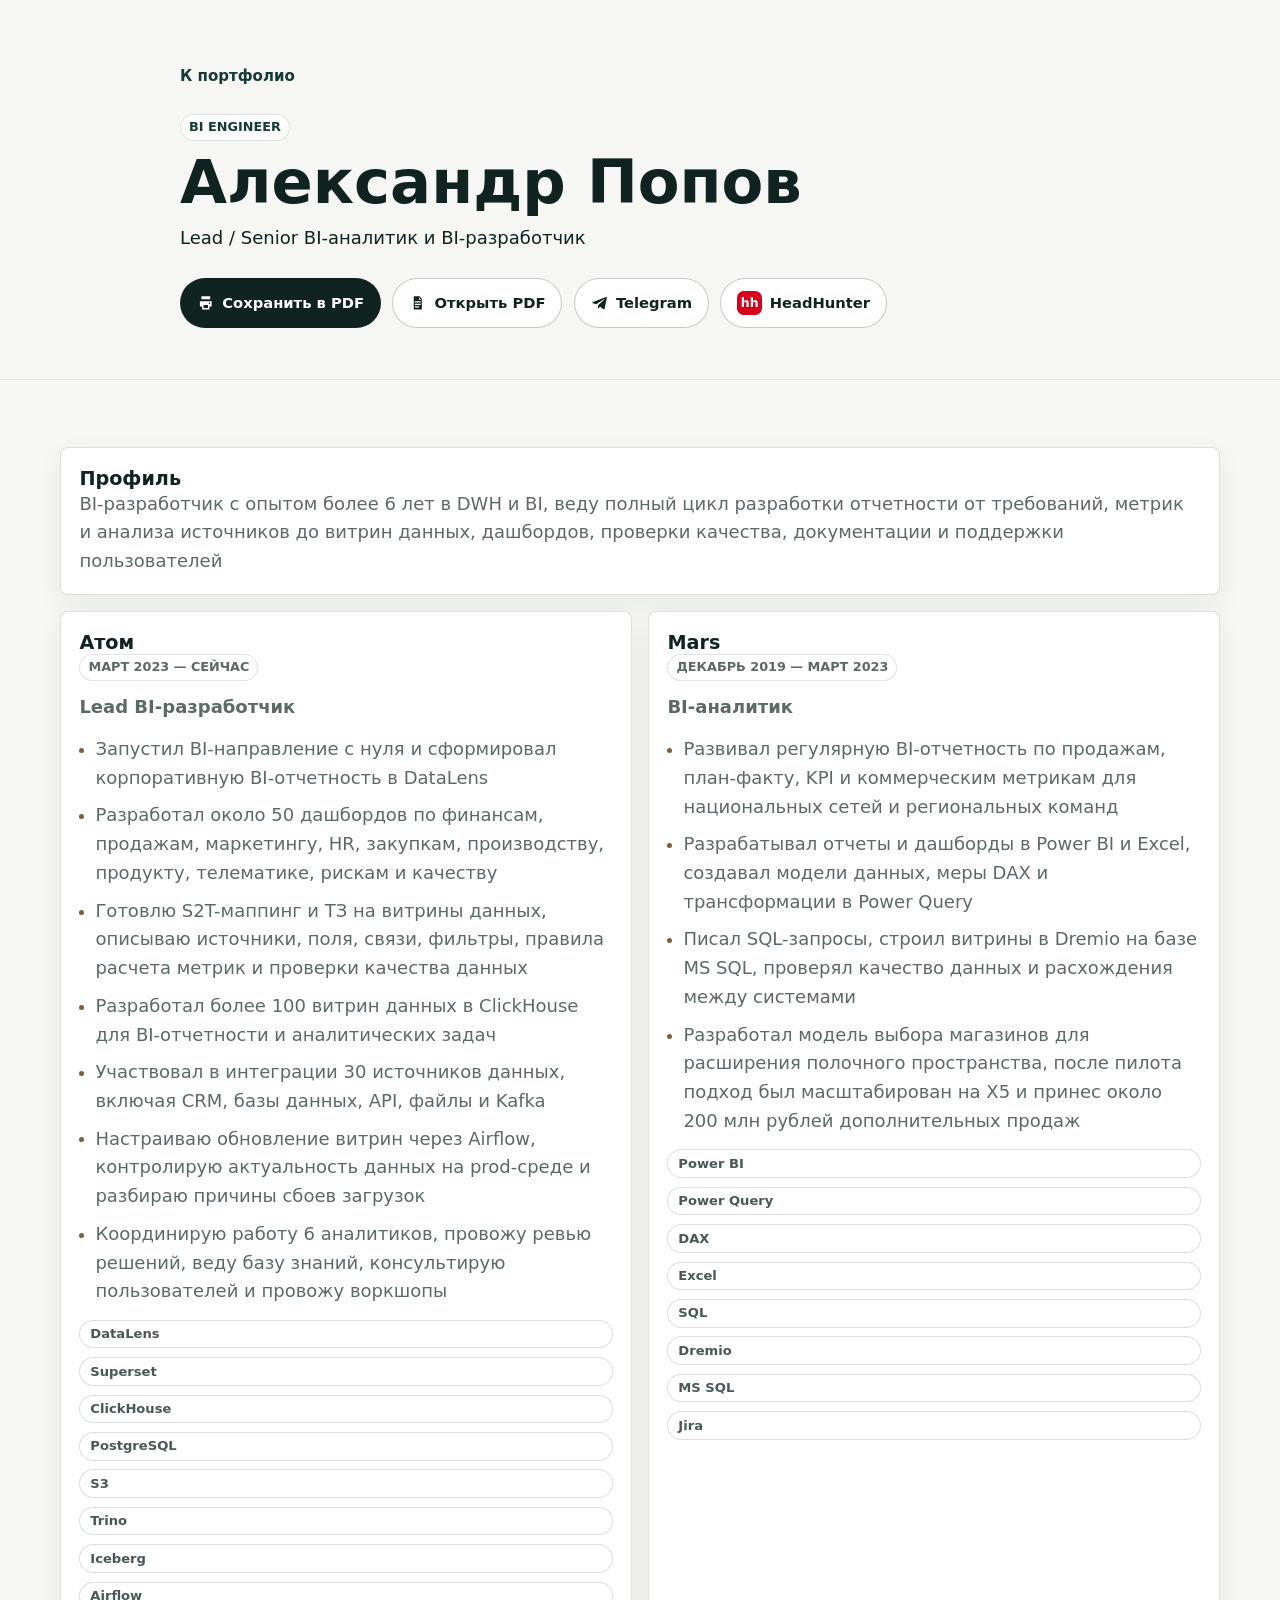
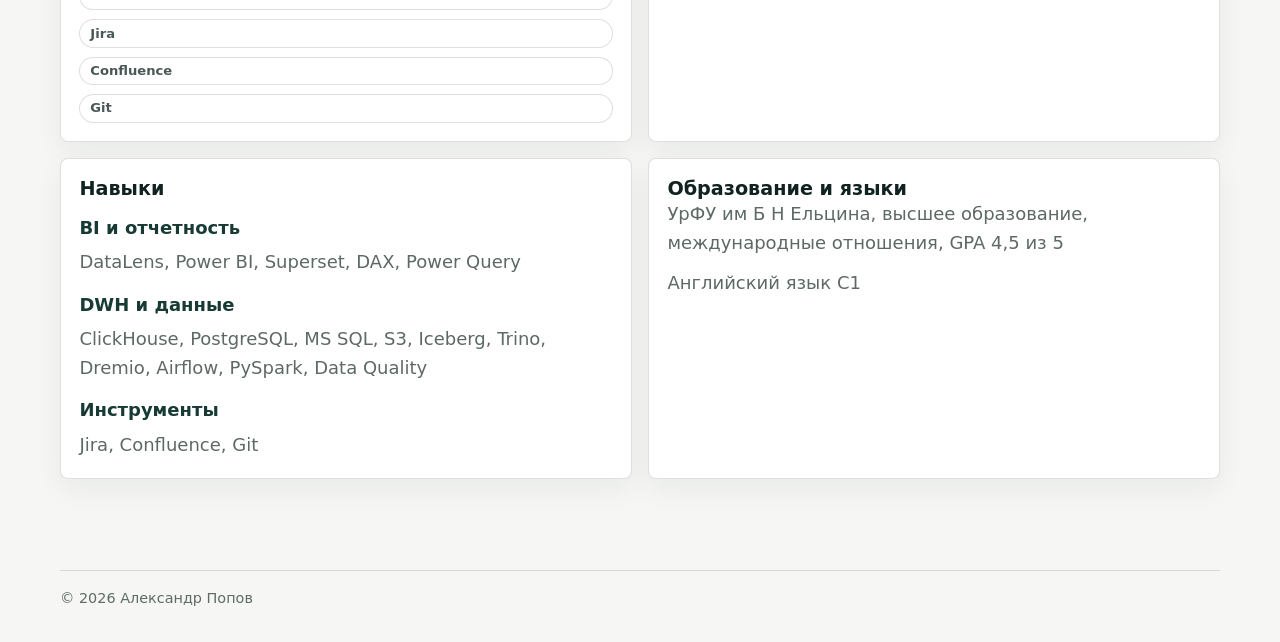
<file: resume.html>
<!doctype html>
<html lang="ru">
  <head>
    <meta charset="UTF-8" />
    <meta name="viewport" content="width=device-width, initial-scale=1.0" />
    <title>Резюме Александра Попова - BI Engineer</title>
    <meta
      name="description"
      content="Печатная версия резюме Александра Попова для ролей Senior BI-аналитика, BI-разработчика и BI Engineer"
    />
    <meta name="theme-color" content="#173a34" />
    <link rel="canonical" href="https://adikant.github.io/analyst.github.io/resume.html" />
    <link rel="icon" href="assets/images/favicon.svg" type="image/svg+xml" />
    <link rel="stylesheet" href="styles.css?v=20260629-bi-engineer-2" />
    <script type="module" src="script.js?v=20260629-bi-engineer-2" defer></script>
  </head>
  <body class="resume-page">
    <a class="skip-link" href="#main">Перейти к содержанию</a>

    <main id="main" class="case-page">
      <section class="case-hero">
        <div class="container case-hero-grid">
          <a class="back-link no-print" href="index.html">К портфолио</a>
          <p class="case-company">BI Engineer</p>
          <h1>Александр Попов</h1>
          <p>Lead / Senior BI-аналитик и BI-разработчик</p>
          <div class="cta-row resume-actions no-print">
            <button class="btn btn-primary" type="button" onclick="window.print()">
              <span class="btn-icon" aria-hidden="true">
                <svg viewBox="0 0 24 24" focusable="false">
                  <path d="M6 3h12v4H6V3Zm-2 7h16v7h-3v4H7v-4H4v-7Zm5 5v4h6v-4H9Zm8-3.5a1 1 0 1 0 0 2 1 1 0 0 0 0-2Z" />
                </svg>
              </span>
              <span>Сохранить в PDF</span>
            </button>
            <a class="btn btn-secondary" href="assets/docs/popov-resume.pdf">
              <span class="btn-icon" aria-hidden="true">
                <svg viewBox="0 0 24 24" focusable="false">
                  <path d="M6.5 3h7.6l3.4 3.4V21h-11V3Zm7 1.9V8h3.1l-3.1-3.1ZM8 10v1.6h8V10H8Zm0 3.4V15h8v-1.6H8Zm0 3.4v1.6h5.6v-1.6H8Z" />
                </svg>
              </span>
              <span>Открыть PDF</span>
            </a>
            <a class="btn btn-secondary" href="https://t.me/adikant" target="_blank" rel="noopener noreferrer">
              <span class="btn-icon" aria-hidden="true">
                <svg viewBox="0 0 24 24" focusable="false">
                  <path d="M21.8 4.2 18.6 20c-.2 1-.8 1.2-1.6.7l-4.5-3.3-2.2 2.1c-.2.2-.5.4-.9.4l.3-4.7 8.5-7.7c.4-.3-.1-.5-.6-.2L7.1 13.9 2.6 12.5c-1-.3-1-1 .2-1.5L20.4 4.2c.8-.3 1.5.2 1.4 1Z" />
                </svg>
              </span>
              <span>Telegram</span>
            </a>
            <a
              class="btn btn-secondary"
              href="https://hh.ru/resume/b0bc9b00ff10b70d850039ed1f713379735831"
              target="_blank"
              rel="noopener noreferrer"
            >
              <span class="btn-icon btn-icon-hh" aria-hidden="true">hh</span>
              <span>HeadHunter</span>
            </a>
          </div>
        </div>
      </section>

      <section class="section case-detail-section">
        <div class="container case-detail-grid">
          <section class="case-detail-block case-detail-wide">
            <h2>Профиль</h2>
            <p>BI-разработчик с опытом более 6 лет в DWH и BI, веду полный цикл разработки отчетности от требований, метрик и анализа источников до витрин данных, дашбордов, проверки качества, документации и поддержки пользователей</p>
          </section>

          <section class="case-detail-block">
            <h2>Атом</h2>
            <p class="case-company">март 2023 — сейчас</p>
            <p class="timeline-role">Lead BI-разработчик</p>
            <ul>
              <li>Запустил BI-направление с нуля и сформировал корпоративную BI-отчетность в DataLens</li>
              <li>Разработал около 50 дашбордов по финансам, продажам, маркетингу, HR, закупкам, производству, продукту, телематике, рискам и качеству</li>
              <li>Готовлю S2T-маппинг и ТЗ на витрины данных, описываю источники, поля, связи, фильтры, правила расчета метрик и проверки качества данных</li>
              <li>Разработал более 100 витрин данных в ClickHouse для BI-отчетности и аналитических задач</li>
              <li>Участвовал в интеграции 30 источников данных, включая CRM, базы данных, API, файлы и Kafka</li>
              <li>Настраиваю обновление витрин через Airflow, контролирую актуальность данных на prod-среде и разбираю причины сбоев загрузок</li>
              <li>Координирую работу 6 аналитиков, провожу ревью решений, веду базу знаний, консультирую пользователей и провожу воркшопы</li>
            </ul>
            <ul class="tech-list case-tech-list">
              <li>DataLens</li>
              <li>Superset</li>
              <li>ClickHouse</li>
              <li>PostgreSQL</li>
              <li>S3</li>
              <li>Trino</li>
              <li>Iceberg</li>
              <li>Airflow</li>
              <li>Jira</li>
              <li>Confluence</li>
              <li>Git</li>
            </ul>
          </section>

          <section class="case-detail-block">
            <h2>Mars</h2>
            <p class="case-company">декабрь 2019 — март 2023</p>
            <p class="timeline-role">BI-аналитик</p>
            <ul>
              <li>Развивал регулярную BI-отчетность по продажам, план-факту, KPI и коммерческим метрикам для национальных сетей и региональных команд</li>
              <li>Разрабатывал отчеты и дашборды в Power BI и Excel, создавал модели данных, меры DAX и трансформации в Power Query</li>
              <li>Писал SQL-запросы, строил витрины в Dremio на базе MS SQL, проверял качество данных и расхождения между системами</li>
              <li>Разработал модель выбора магазинов для расширения полочного пространства, после пилота подход был масштабирован на X5 и принес около 200 млн рублей дополнительных продаж</li>
            </ul>
            <ul class="tech-list case-tech-list">
              <li>Power BI</li>
              <li>Power Query</li>
              <li>DAX</li>
              <li>Excel</li>
              <li>SQL</li>
              <li>Dremio</li>
              <li>MS SQL</li>
              <li>Jira</li>
            </ul>
          </section>

          <section class="case-detail-block">
            <h2>Навыки</h2>
            <div class="resume-line">
              <strong>BI и отчетность</strong>
              <span>DataLens, Power BI, Superset, DAX, Power Query</span>
            </div>
            <div class="resume-line">
              <strong>DWH и данные</strong>
              <span>ClickHouse, PostgreSQL, MS SQL, S3, Iceberg, Trino, Dremio, Airflow, PySpark, Data Quality</span>
            </div>
            <div class="resume-line">
              <strong>Инструменты</strong>
              <span>Jira, Confluence, Git</span>
            </div>
          </section>

          <section class="case-detail-block">
            <h2>Образование и языки</h2>
            <p>УрФУ им Б Н Ельцина, высшее образование, международные отношения, GPA 4,5 из 5</p>
            <p>Английский язык C1</p>
          </section>
        </div>
      </section>
    </main>

    <footer class="site-footer no-print">
      <div class="container footer-inner">
        <p>&copy; 2026 Александр Попов</p>
      </div>
    </footer>
  </body>
</html>
</file>
<file: styles.css>
:root {
  --bg: #f6f7f4;
  --surface: #ffffff;
  --surface-soft: #edf2ee;
  --ink: #102321;
  --muted: #5d6966;
  --line: rgba(16, 35, 33, 0.14);
  --line-strong: rgba(16, 35, 33, 0.24);
  --accent: #173a34;
  --accent-soft: #dfeae4;
  --warm: #7b5f3e;
  --warm-soft: #efe7da;
  --shadow: 0 10px 28px rgba(16, 35, 33, 0.06);
  --radius: 8px;
}

*,
*::before,
*::after {
  box-sizing: border-box;
}

html {
  scroll-behavior: smooth;
}

body {
  margin: 0;
  overflow-x: hidden;
  background: var(--bg);
  color: var(--ink);
  font-family: system-ui, -apple-system, BlinkMacSystemFont, "Segoe UI", sans-serif;
  font-size: 18px;
  line-height: 1.6;
  text-rendering: optimizeLegibility;
}

body,
button,
input,
textarea,
select {
  letter-spacing: 0;
}

h1,
h2,
h3,
h4,
p,
ul,
ol,
figure {
  margin: 0;
}

img {
  display: block;
  max-width: 100%;
}

a {
  color: inherit;
}

svg {
  display: block;
}

.container {
  width: min(1160px, calc(100% - 40px));
  margin: 0 auto;
}

.skip-link {
  position: fixed;
  top: 0.75rem;
  left: 0.75rem;
  z-index: 100;
  padding: 0.6rem 0.85rem;
  border-radius: var(--radius);
  background: var(--ink);
  color: #fff;
  font-weight: 800;
  text-decoration: none;
  transform: translateY(-160%);
}

.skip-link:focus {
  transform: translateY(0);
}

.hero {
  padding: 4.8rem 0 2.8rem;
}

.hero-grid {
  display: grid;
  grid-template-columns: minmax(0, 1fr) minmax(280px, 330px);
  gap: 3rem;
  align-items: center;
}

.hero-copy {
  display: grid;
  gap: 1.1rem;
  max-width: 790px;
}

.hero-role,
.section-kicker,
.case-company,
.timeline-period {
  color: var(--accent);
  font-size: 0.8rem;
  font-weight: 850;
  letter-spacing: 0;
  line-height: 1.3;
  text-transform: uppercase;
}

.hero-role {
  max-width: 42ch;
  font-size: 1.22rem;
  line-height: 1.25;
}

.hero-headline {
  max-width: 13ch;
  font-size: 5.2rem;
  line-height: 0.98;
}

.hero-summary {
  max-width: 68ch;
  color: rgba(16, 35, 33, 0.88);
  font-size: 1.08rem;
}

.hero-proof-list {
  display: flex;
  flex-wrap: wrap;
  gap: 0.6rem;
  padding: 0;
  list-style: none;
}

.hero-proof-list li {
  min-height: 38px;
  padding: 0.55rem 0.8rem;
  border: 1px solid var(--line);
  border-radius: 999px;
  background: var(--surface);
  color: rgba(16, 35, 33, 0.82);
  font-size: 0.92rem;
  font-weight: 800;
  line-height: 1.25;
}

.hero-media {
  width: 100%;
  padding: 0.55rem;
  border: 1px solid var(--line);
  border-radius: var(--radius);
  background: var(--surface);
  box-shadow: var(--shadow);
}

.hero-media img {
  width: 100%;
  aspect-ratio: 1;
  height: auto;
  border-radius: var(--radius);
  object-fit: cover;
  object-position: center 48%;
}

.cta-row,
.contact-actions {
  display: flex;
  flex-wrap: wrap;
  gap: 0.7rem;
}

.btn {
  display: inline-flex;
  align-items: center;
  justify-content: center;
  gap: 0.48rem;
  min-height: 46px;
  max-width: 100%;
  padding: 0.72rem 1rem;
  border: 1px solid transparent;
  border-radius: 999px;
  font: inherit;
  font-size: 0.92rem;
  font-weight: 850;
  line-height: 1.2;
  text-align: center;
  text-decoration: none;
  white-space: normal;
}

.btn-icon {
  display: inline-grid;
  flex: 0 0 auto;
  place-items: center;
  width: 1.1rem;
  height: 1.1rem;
}

.btn-icon svg {
  width: 100%;
  height: 100%;
  fill: currentColor;
}

.btn-icon-hh {
  width: 1.55rem;
  height: 1.55rem;
  border-radius: 0.42rem;
  background: #d6001c;
  color: #fff;
  font-size: 0.78rem;
  font-weight: 900;
  line-height: 1;
  text-transform: lowercase;
}

.btn-primary {
  background: var(--ink);
  color: #fff;
}

.btn-secondary {
  border-color: var(--line-strong);
  background: var(--surface);
  color: var(--ink);
}

.section {
  padding: 4.2rem 0;
}

.useful-strip {
  padding: 0 0 3.6rem;
}

.useful-grid {
  display: grid;
  grid-template-columns: repeat(4, minmax(0, 1fr));
  gap: 0.75rem;
}

.useful-item {
  min-height: 132px;
  padding: 0.95rem;
  border: 1px solid var(--line);
  border-radius: var(--radius);
  background: var(--surface);
  box-shadow: var(--shadow);
}

.useful-item h2 {
  color: var(--ink);
  font-size: 1rem;
  line-height: 1.18;
}

.useful-item p {
  margin-top: 0.55rem;
  color: var(--muted);
  font-size: 0.9rem;
  line-height: 1.42;
}

.section + .section,
.case-detail-section {
  border-top: 1px solid rgba(16, 35, 33, 0.08);
}

.section-head {
  display: grid;
  gap: 0.75rem;
  margin-bottom: 1.6rem;
}

.section-head h2 {
  max-width: 24ch;
  font-size: 2.7rem;
  line-height: 1.08;
}

.experience-list,
.cases-list {
  display: grid;
  gap: 1rem;
}

.experience-card,
.case-card,
.technical-project,
.process-card,
.leader-role-card,
.speaking-card,
.contact-card,
.case-detail-block {
  border: 1px solid var(--line);
  border-radius: var(--radius);
  background: var(--surface);
  box-shadow: var(--shadow);
}

.experience-card {
  display: grid;
  grid-template-columns: minmax(0, 1fr) 320px;
  gap: 1.5rem;
  padding: 1.25rem;
}

.experience-main h3 {
  margin-top: 0.28rem;
  font-size: 1.55rem;
  line-height: 1.15;
}

.timeline-role {
  margin-top: 0.2rem;
  color: var(--accent);
  font-weight: 850;
}

.experience-context {
  margin-top: 0.7rem;
  color: var(--muted);
}

.responsibility-list,
.case-card-body ul,
.leader-role-card ul,
.case-detail-block ul {
  display: grid;
  gap: 0.55rem;
  margin-top: 0.85rem;
  padding: 0;
  list-style: none;
}

.responsibility-list li,
.case-card-body li,
.leader-role-card li,
.case-detail-block li {
  position: relative;
  padding-left: 1rem;
  color: var(--muted);
}

.responsibility-list li::before,
.case-card-body li::before,
.leader-role-card li::before,
.case-detail-block li::before {
  content: "";
  position: absolute;
  top: 0.72em;
  left: 0;
  width: 5px;
  height: 5px;
  border-radius: 50%;
  background: var(--warm);
}

.experience-side {
  display: grid;
  align-content: start;
  gap: 1rem;
}

.metric-list {
  display: grid;
  gap: 0.6rem;
}

.metric-item {
  padding: 0.8rem 0 0.75rem;
  border-top: 1px solid rgba(23, 58, 52, 0.16);
}

.metric-item:first-child {
  border-top: 0;
  padding-top: 0;
}

.metric-item strong,
.metric-item span {
  display: block;
}

.metric-item strong {
  color: var(--accent);
  font-size: 1.6rem;
  line-height: 1;
}

.metric-item span {
  margin-top: 0.35rem;
  color: rgba(16, 35, 33, 0.78);
  font-size: 0.9rem;
  line-height: 1.35;
}

.tech-list {
  display: flex;
  flex-wrap: wrap;
  gap: 0.45rem;
  margin: 0;
  padding: 0;
  list-style: none;
}

.tech-list li {
  padding: 0.34rem 0.62rem;
  border: 1px solid var(--line);
  border-radius: 999px;
  background: var(--surface);
  color: rgba(16, 35, 33, 0.76);
  font-size: 0.82rem;
  font-weight: 750;
  line-height: 1.2;
}

.case-card {
  display: grid;
  grid-template-columns: minmax(260px, 0.55fr) minmax(0, 1fr);
  gap: 0;
  overflow: hidden;
  padding: 0;
  transition:
    border-color 0.22s ease,
    box-shadow 0.22s ease,
    transform 0.22s ease;
}

.case-card:hover {
  border-color: rgba(23, 58, 52, 0.24);
  box-shadow: 0 18px 42px rgba(16, 35, 33, 0.09);
  transform: translateY(-2px);
}

.case-card-head {
  display: grid;
  align-content: start;
  padding: 1.25rem;
  border-right: 1px solid rgba(16, 35, 33, 0.1);
  background:
    linear-gradient(135deg, rgba(223, 234, 228, 0.95), rgba(255, 255, 255, 0.76)),
    var(--surface-soft);
}

.case-company {
  width: fit-content;
  max-width: 100%;
  padding: 0.28rem 0.5rem;
  border: 1px solid rgba(23, 58, 52, 0.13);
  border-radius: 999px;
  background: rgba(255, 255, 255, 0.72);
  color: var(--accent);
}

.case-card-head h3 {
  margin-top: 0.62rem;
  font-size: 1.55rem;
  line-height: 1.16;
}

.technical-project {
  padding: 1.15rem;
}

.case-card-body p,
.case-card-head p:last-child {
  color: var(--muted);
  margin-top: 0.65rem;
}

.case-card-body {
  display: grid;
  gap: 0;
  padding: 1.25rem 1.25rem 1.15rem;
}

.case-card-body section {
  padding: 0.85rem 0 0.95rem;
  border-top: 1px solid rgba(16, 35, 33, 0.1);
}

.case-card-body section:first-child {
  padding-top: 0;
  border-top: 0;
}

.case-card-body h4 {
  color: var(--accent);
  font-size: 0.78rem;
  font-weight: 850;
  letter-spacing: 0.06em;
  line-height: 1.3;
  text-transform: uppercase;
}

.case-result {
  margin-top: 0.1rem;
  padding: 0.75rem 0 0.8rem 1rem;
  border-top: 1px solid rgba(16, 35, 33, 0.1);
  border-left: 3px solid var(--accent);
  background: linear-gradient(90deg, rgba(223, 234, 228, 0.5), rgba(223, 234, 228, 0));
}

.case-card-body .case-result {
  padding: 0.75rem 0 0.8rem 1rem;
  border-top-color: rgba(16, 35, 33, 0.08);
}

.case-result-metrics {
  display: grid;
  grid-template-columns: repeat(3, minmax(0, 1fr));
  gap: 0.5rem;
  margin-top: 0.75rem;
  padding: 0;
  list-style: none;
}

.case-result-metrics li {
  display: grid;
  gap: 0.22rem;
  padding: 0.65rem;
  border: 1px solid var(--line);
  border-radius: var(--radius);
  background: var(--surface);
}

.case-result-metrics li::before {
  display: none;
}

.case-result-metrics strong,
.case-result-metrics span {
  display: block;
}

.case-result-metrics strong {
  color: var(--accent);
  font-size: 1.15rem;
  line-height: 1;
}

.case-result-metrics span {
  color: rgba(16, 35, 33, 0.78);
  font-size: 0.82rem;
  font-weight: 750;
  line-height: 1.25;
}

.technical-project h3 {
  margin-top: 0.55rem;
  font-size: 1.15rem;
  line-height: 1.25;
}

.technical-project p:last-child,
.process-card li,
.speaking-card p,
.case-detail-block p,
.resume-line span {
  color: var(--muted);
}

.technical-project p:last-child {
  margin-top: 0.65rem;
}

.process-layout {
  display: grid;
  grid-template-columns: minmax(0, 1.15fr) minmax(280px, 0.85fr);
  gap: 1rem;
  align-items: stretch;
}

.process-card,
.leader-role-card {
  padding: 1.2rem;
}

.process-card h3,
.leader-role-card h3,
.speaking-card h3,
.contact-card h3 {
  font-size: 1.22rem;
  line-height: 1.22;
}

.process-list {
  display: grid;
  grid-template-columns: repeat(4, minmax(0, 1fr));
  gap: 0.55rem;
  margin-top: 1rem;
  padding: 0;
  list-style: none;
  counter-reset: process;
}

.process-list li {
  min-height: 88px;
  padding: 0.75rem;
  border: 1px solid var(--line);
  border-radius: var(--radius);
  background: var(--surface-soft);
  font-size: 0.92rem;
  font-weight: 750;
  line-height: 1.3;
  counter-increment: process;
}

.process-list li::before {
  content: counter(process, decimal-leading-zero);
  display: block;
  margin-bottom: 0.35rem;
  color: var(--accent);
  font-size: 0.78rem;
  font-weight: 900;
}

.architecture-section {
  margin-top: 1.2rem;
}

.architecture-copy {
  display: grid;
  grid-template-columns: minmax(0, 0.35fr) minmax(0, 0.65fr);
  gap: 1rem;
  align-items: start;
  margin-bottom: 0.9rem;
}

.architecture-copy-compact {
  grid-template-columns: minmax(0, 1fr);
}

.architecture-copy p {
  color: var(--muted);
}

.architecture-scroll {
  overflow-x: auto;
  padding: 0.25rem 0.25rem 0.7rem;
  scrollbar-color: rgba(23, 58, 52, 0.36) transparent;
}

.architecture-flow {
  display: grid;
  grid-template-columns: repeat(5, minmax(190px, 1fr));
  gap: 0.8rem;
  min-width: 1040px;
  margin: 0;
  padding: 0;
  list-style: none;
}

.architecture-stage {
  position: relative;
  display: grid;
  grid-template-rows: auto 1fr;
  gap: 0.75rem;
  min-height: 318px;
  padding: 1rem;
  border: 1px solid var(--line);
  border-radius: var(--radius);
  background: var(--surface);
  box-shadow: var(--shadow);
}

.architecture-stage h4 {
  color: var(--ink);
  font-size: 1.08rem;
  line-height: 1.2;
}

.architecture-stage p {
  margin-top: 0.35rem;
  color: var(--muted);
  font-size: 0.88rem;
  line-height: 1.42;
}

.architecture-tools {
  display: grid;
  align-content: end;
  gap: 0.4rem;
  margin: 0;
  padding: 0;
  list-style: none;
}

.architecture-tool {
  display: inline-flex;
  align-items: center;
  gap: 0.36rem;
  width: 100%;
  min-height: 34px;
  padding: 0.3rem 0.55rem 0.3rem 0.34rem;
  border: 1px solid rgba(23, 58, 52, 0.1);
  border-radius: 999px;
  background: var(--surface-soft);
  color: rgba(16, 35, 33, 0.82);
  font-size: 0.8rem;
  font-weight: 800;
  line-height: 1.12;
}

.architecture-tool-icon {
  display: inline-grid;
  flex: 0 0 auto;
  place-items: center;
  width: 1.72rem;
  height: 1.72rem;
  border-radius: 999px;
  background: #fff;
  box-shadow: inset 0 0 0 1px rgba(23, 58, 52, 0.12);
}

.architecture-tool-icon img {
  width: 20px;
  height: 20px;
  object-fit: contain;
}

.architecture-arrow {
  position: absolute;
  top: 50%;
  right: -0.78rem;
  z-index: 2;
  display: grid;
  width: 1.38rem;
  height: 1.38rem;
  place-items: center;
  border: 1px solid var(--line);
  border-radius: 999px;
  background: var(--surface);
  color: var(--accent);
  font-size: 0.86rem;
  font-weight: 900;
  line-height: 1;
  transform: translateY(-50%);
}

.contact-layout {
  display: grid;
  grid-template-columns: minmax(0, 0.95fr) minmax(0, 1.05fr);
  gap: 1rem;
}

.speaking-card,
.contact-card {
  display: grid;
  align-content: center;
  gap: 0.95rem;
  padding: 1.2rem;
}

.speaking-card h3 {
  margin-top: 0.55rem;
}

.speaking-card p {
  margin-top: 0.65rem;
}

.text-link {
  display: inline-flex;
  width: fit-content;
  color: var(--accent);
  font-size: 0.94rem;
  font-weight: 850;
  text-decoration: underline;
  text-underline-offset: 4px;
}

.contact-actions {
  display: grid;
  gap: 0.72rem;
}

.contact-actions .btn {
  width: 100%;
  min-height: 58px;
  font-size: 1rem;
}

.site-footer {
  padding: 1.5rem 0 2rem;
}

.footer-inner {
  display: flex;
  flex-wrap: wrap;
  justify-content: space-between;
  gap: 0.7rem 1rem;
  padding-top: 1rem;
  border-top: 1px solid var(--line);
}

.footer-inner p {
  color: rgba(16, 35, 33, 0.66);
  font-size: 0.9rem;
}

.case-hero {
  padding: 4rem 0 3.2rem;
}

.case-hero-grid {
  display: grid;
  gap: 0.6rem;
  max-width: 920px;
}

.case-hero h1 {
  max-width: 18ch;
  font-size: 3.8rem;
  line-height: 1.04;
}

.case-hero p:last-child {
  max-width: 68ch;
  color: rgba(16, 35, 33, 0.84);
  font-size: 1.08rem;
}

.back-link {
  display: inline-flex;
  width: fit-content;
  margin-bottom: 1rem;
  color: var(--accent);
  font-size: 0.94rem;
  font-weight: 850;
  text-decoration: none;
}

.resume-actions {
  margin-top: 1rem;
}

.case-detail-grid {
  display: grid;
  grid-template-columns: repeat(2, minmax(0, 1fr));
  gap: 1rem;
}

.case-detail-block {
  padding: 1.15rem;
  break-inside: avoid;
}

.case-detail-block h2 {
  font-size: 1.2rem;
  line-height: 1.2;
}

.case-detail-block p + p {
  margin-top: 0.7rem;
}

.case-detail-wide {
  grid-column: 1 / -1;
}

.case-tech-list {
  margin-top: 0.85rem;
}

.case-tech-list li {
  padding-left: 0.62rem;
}

.case-tech-list li::before {
  display: none;
}

.resume-line {
  display: grid;
  gap: 0.35rem;
  margin-top: 0.85rem;
}

.resume-line strong {
  color: var(--accent);
}

:where(a, button, .btn):focus-visible {
  outline: 3px solid rgba(123, 95, 62, 0.42);
  outline-offset: 3px;
}

.reveal-ready .reveal-item {
  opacity: 1;
}

@media (prefers-reduced-motion: no-preference) {
  .reveal-ready .reveal-item {
    opacity: 0;
    transform: translateY(18px);
    transition:
      opacity 0.62s ease,
      transform 0.62s cubic-bezier(0.22, 1, 0.36, 1);
  }

  .reveal-ready .reveal-item.is-visible {
    opacity: 1;
    transform: translateY(0);
  }
}

@media (max-width: 1080px) {
  .experience-card,
  .case-card,
  .process-layout,
  .contact-layout,
  .architecture-copy {
    grid-template-columns: 1fr;
  }

  .process-list,
  .useful-grid {
    grid-template-columns: repeat(2, minmax(0, 1fr));
  }

  .case-card-head {
    border-right: 0;
    border-bottom: 1px solid rgba(16, 35, 33, 0.1);
  }
}

@media (max-width: 760px) {
  body {
    font-size: 17px;
  }

  .container {
    width: calc(100% - 28px);
  }

  .hero {
    padding: 3.1rem 0 3.4rem;
  }

  .hero-grid {
    grid-template-columns: 1fr;
    gap: 1.5rem;
  }

  .hero-media {
    width: 100%;
    max-width: 520px;
    justify-self: center;
  }

  .hero-headline {
    font-size: 3.8rem;
  }

  .section {
    padding: 3.2rem 0;
  }

  .section-head h2 {
    font-size: 2.2rem;
  }

  .experience-card,
  .case-card,
  .technical-project,
  .process-card,
  .leader-role-card,
  .speaking-card,
  .contact-card,
  .case-detail-block {
    padding: 1rem;
  }

  .process-list,
  .useful-grid,
  .case-result-metrics,
  .case-detail-grid {
    grid-template-columns: 1fr;
  }

  .architecture-flow {
    min-width: 980px;
  }

  .btn {
    width: 100%;
  }
}

@media (max-width: 420px) {
  .hero-role {
    font-size: 1rem;
  }

  .hero-headline {
    font-size: 2.8rem;
  }

  .hero-summary {
    font-size: 1rem;
  }

  .hero-proof-list {
    display: grid;
  }

  .section-head h2 {
    font-size: 1.86rem;
  }

  .case-hero h1 {
    font-size: 2.6rem;
  }
}

@media print {
  body {
    background: #fff;
    color: #000;
    font-size: 12px;
  }

  .no-print,
  .site-footer,
  .skip-link {
    display: none !important;
  }

  .section,
  .case-hero {
    padding: 1.2rem 0;
  }

  .container {
    width: 100%;
  }

  .case-detail-grid {
    grid-template-columns: 1fr;
  }

  .case-detail-block {
    border-color: #d6d6d6;
    box-shadow: none;
  }

  .case-detail-section {
    border-top: 0;
  }
}


/* hero chips в один ряд на десктопе */
.hero-proof-list {
  flex-wrap: nowrap;
}

.hero-proof-list li {
  white-space: nowrap;
}

/* явная ситуация в левой части кейса */
.case-situation-label {
  margin-top: 1.05rem;
  color: var(--accent);
  font-size: 0.78rem;
  font-weight: 850;
  letter-spacing: 0.06em;
  line-height: 1.3;
  text-transform: uppercase;
}

.contact-card-single {
  max-width: 760px;
}

/* mobile */
@media (max-width: 760px) {
  .hero-proof-list {
    flex-wrap: wrap;
  }

  .hero-proof-list li {
    white-space: normal;
  }
}

@media (prefers-reduced-motion: reduce) {
  html {
    scroll-behavior: auto;
  }

  *,
  *::before,
  *::after {
    animation-duration: 0.01ms !important;
    animation-iteration-count: 1 !important;
    transition-duration: 0.01ms !important;
  }
}
</file>
